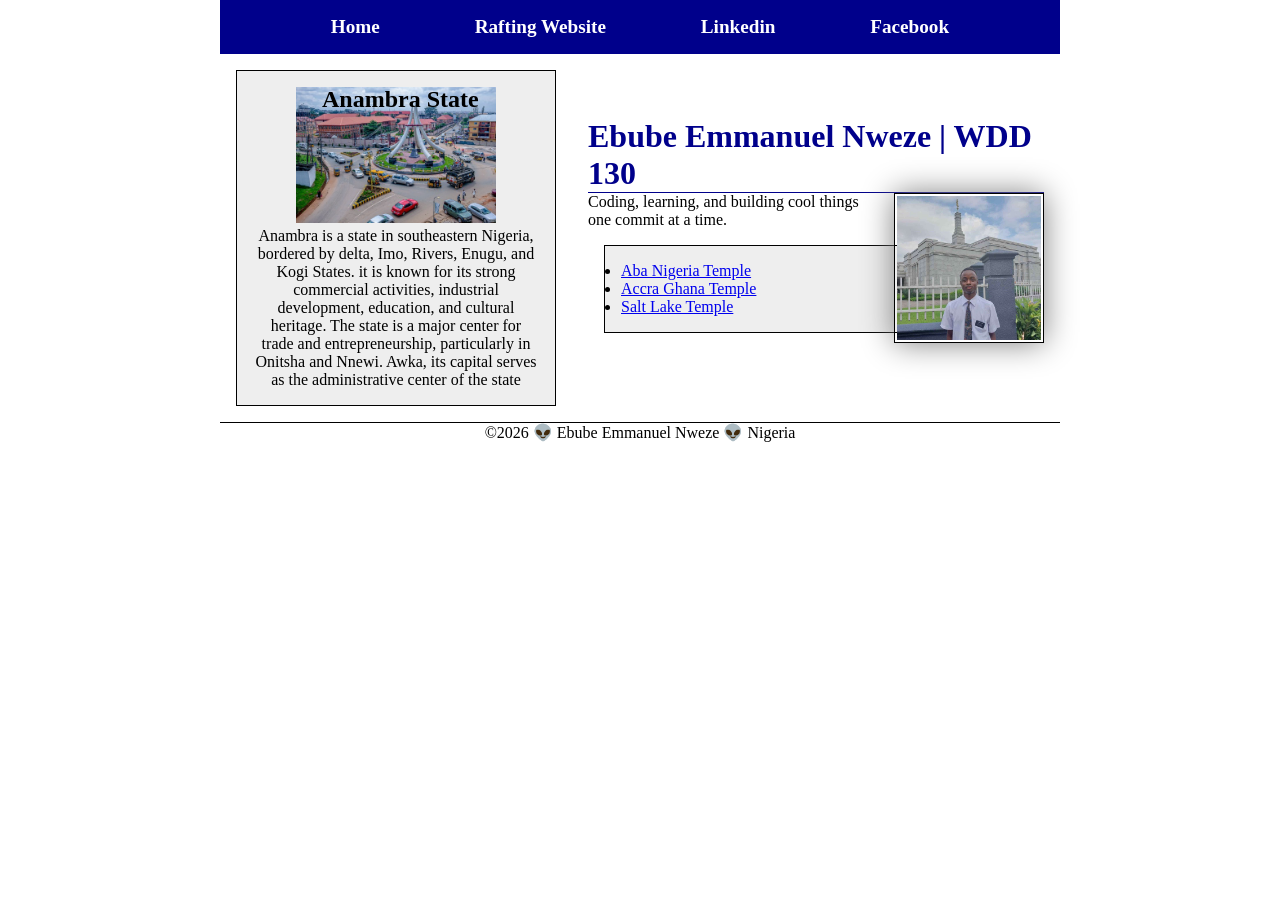
<file: index.html>
<!DOCTYPE html>
<html lang="en-us">

<head>
    <meta charset="UTF-8">
    <meta name="viewport" content="width=device-width, initial-scale=1.0">
    <title>Ebube Emmanuel Nweze | WDD 130</title>
    <meta name="description" content="Ebube Emmanuel Nweze's home page for the WDD 130 course, featuring a guide about Anambra State, Nigeria">
    <meta name="author" content="Ebube Emmanuel Nweze">
    <link rel="stylesheet" href="styles/styles.css">
</head>

<body>
    <header>
        <nav>
            <a href="#">Home</a>
            <a href="wwr/">Rafting Website</a>
            <a href="https://linkedin.com/in/ebube-nweze-9ba673405">Linkedin</a>
            <a href="https://facebook.com/share/19r77i9xn/?mibextid=wwXIfr">Facebook</a>
        </nav>
    </header>
    <div class="grid">
        <main>
            <h1>Ebube Emmanuel Nweze | WDD 130</h1>
            <img src="images/profile.jpg" alt="Ebube Emmanuel Nweze Profile Picture" width="200">
            <p>Coding, learning, and building cool things one commit at a time.</p>
            <ul class="box">
                <li><a href="https://www.churchofjesuschrist.org/temples/details/aba-nigeria-temple" target="_blank">Aba Nigeria Temple</a></li>
                <li><a href="https://churchofjesuschrist.org/temples/details/accra-ghana-temple" target="_blank">Accra Ghana Temple</a></li>
                <li><a href="https://churchofjesuschrist.org/temples/details/salt-lake-temple" target="_blank">Salt Lake Temple</a></li>
            </ul>
        </main>
        <aside class="box">
            <h2>Anambra State</h2>
            <img src="images/onitsha-anambra-state.jpg" alt="onitsha DMGS round-about, Anambra State">
            <p>Anambra is a state in southeastern Nigeria, bordered by delta, Imo, Rivers, Enugu, and Kogi States. it is known for its strong commercial activities, industrial development, education, and cultural heritage. The state is a major center for trade and entrepreneurship, particularly in Onitsha and Nnewi. Awka, its capital serves as the administrative center of the state</p>
        </aside>
    </div>
    <footer>
        <p>&copy;2026 👽 Ebube Emmanuel Nweze 👽 Nigeria</p>
    </footer>
</body>

</html>
</file>
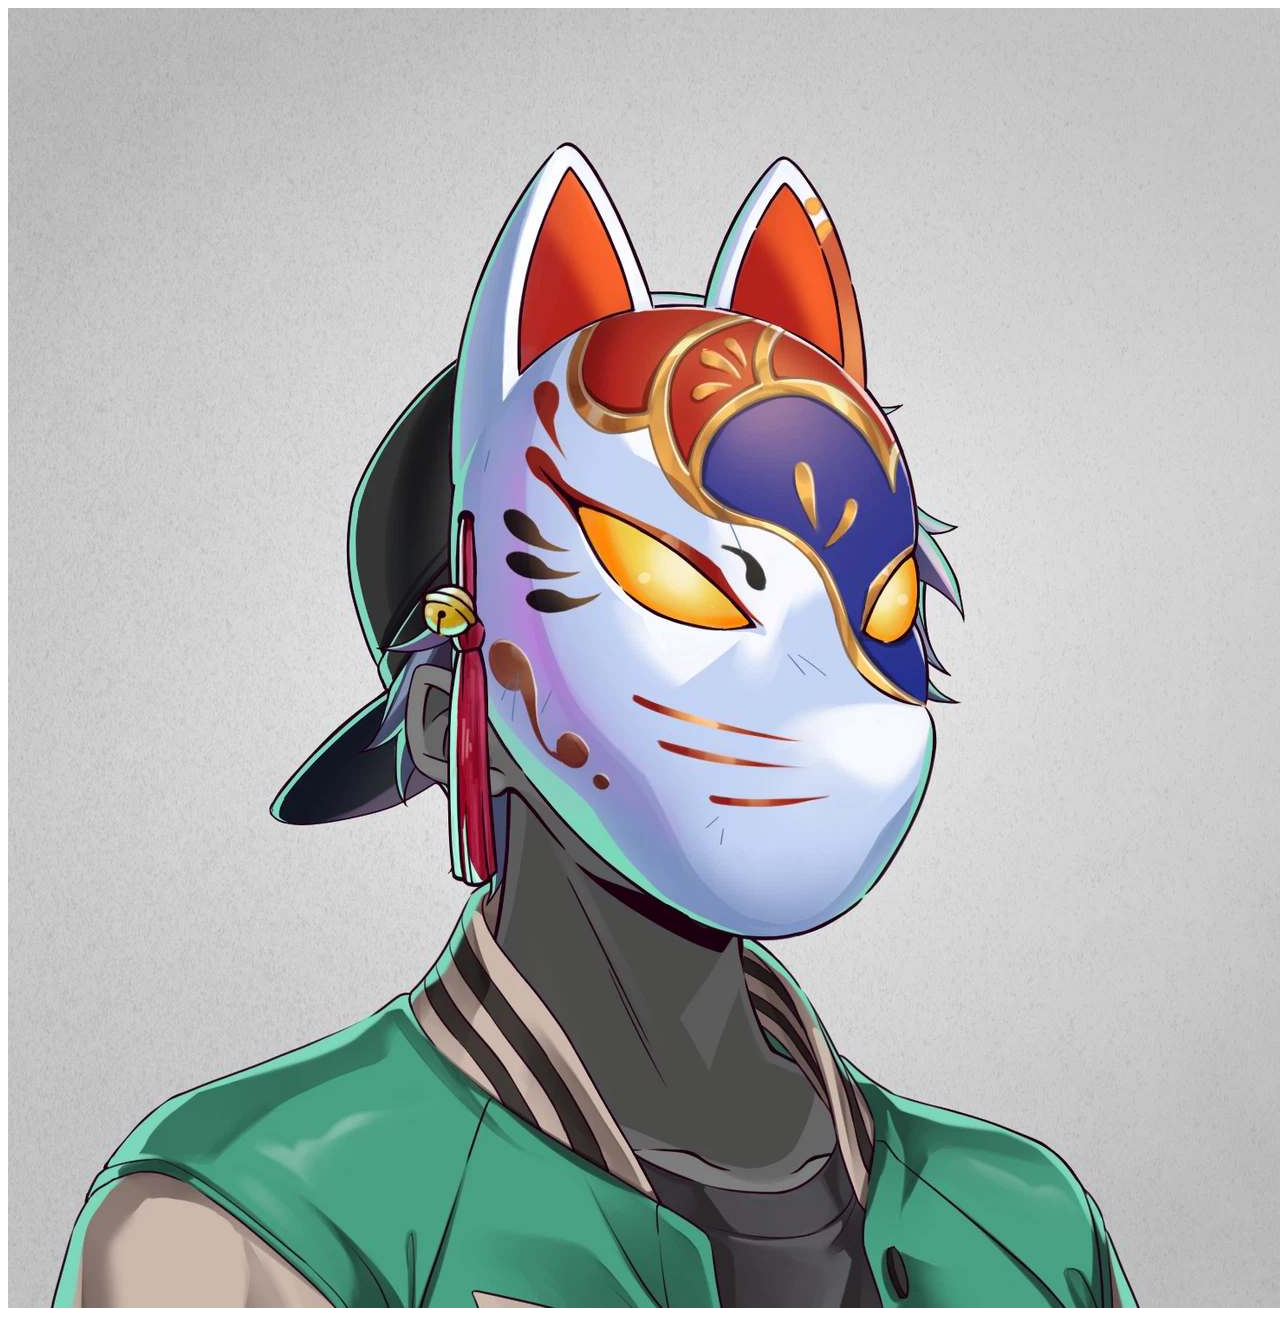
<file: first-website/index.html>
<!DOCTYPE html>
<html lang="en">

<head>
    <meta charset="UTF-8">
    <meta name="viewport" content="width=device-width, initial-scale=1.0">
    <title>My test page</title>
</head>

<body>
    <img src="images/kitsune-boy.jpg.jpg" alt="Anime character wearing a kitsune mask and a basket ball cap">
</body>

</html>
</file>
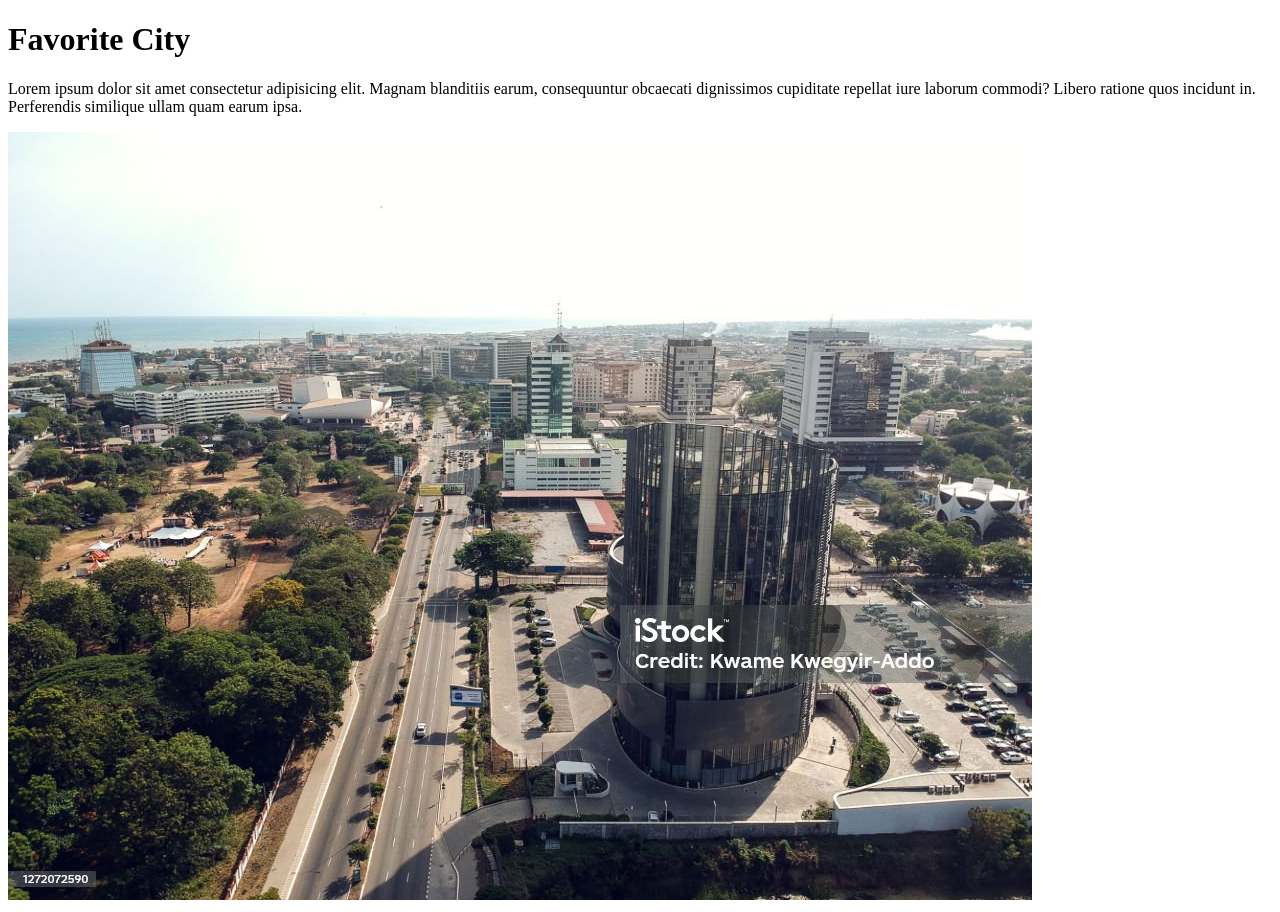
<file: week01/favorite-city.html>
<!DOCTYPE html>
<html lang="en">

<head>
    <meta charset="UTF-8">
    <meta name="viewport" content="width=device-width, initial-scale=1.0">
    <title>Document</title>
</head>

<body>
    <h1>Favorite City</h1>
    <p>Lorem ipsum dolor sit amet consectetur adipisicing elit. Magnam blanditiis earum, consequuntur obcaecati dignissimos cupiditate repellat iure laborum commodi? Libero ratione quos incidunt in. Perferendis similique ullam quam earum ipsa.</p>
    <img src="images/istockphoto-1272072590-1024x1024.jpg" alt="Accra Ghana Image">
</body>

</html>
</file>
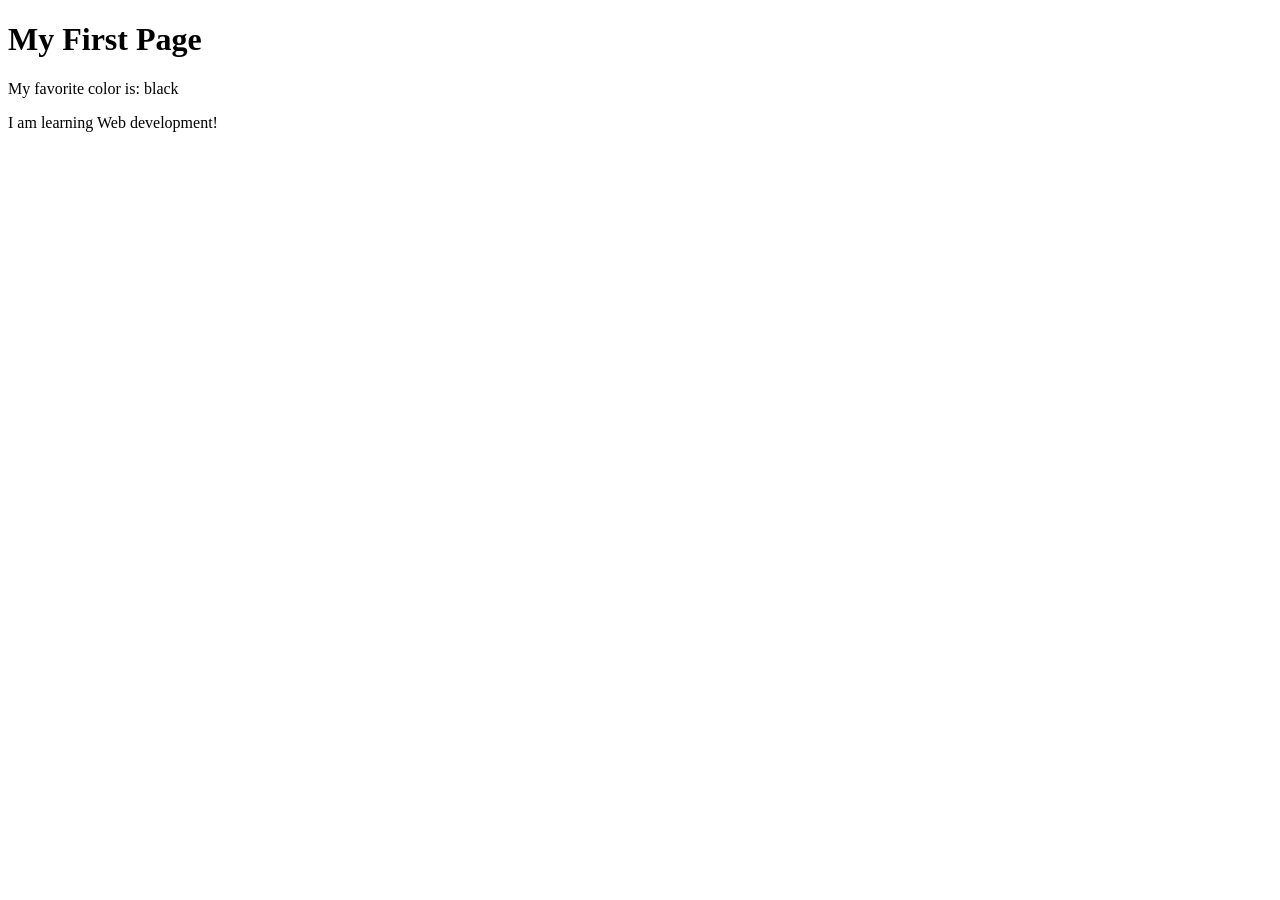
<file: week01/first-page.html>
<!DOCTYPE html>
<html lang="en">

<head>
    <meta charset="UTF-8">
    <meta name="viewport" content="width=device-width, initial-scale=1.0">
    <title>My First Page</title>
</head>

<body>
    <h1>My First Page</h1>
    <p>My favorite color is: black</p>
    <p>I am learning Web development!</p>
</body>

</html>
</file>
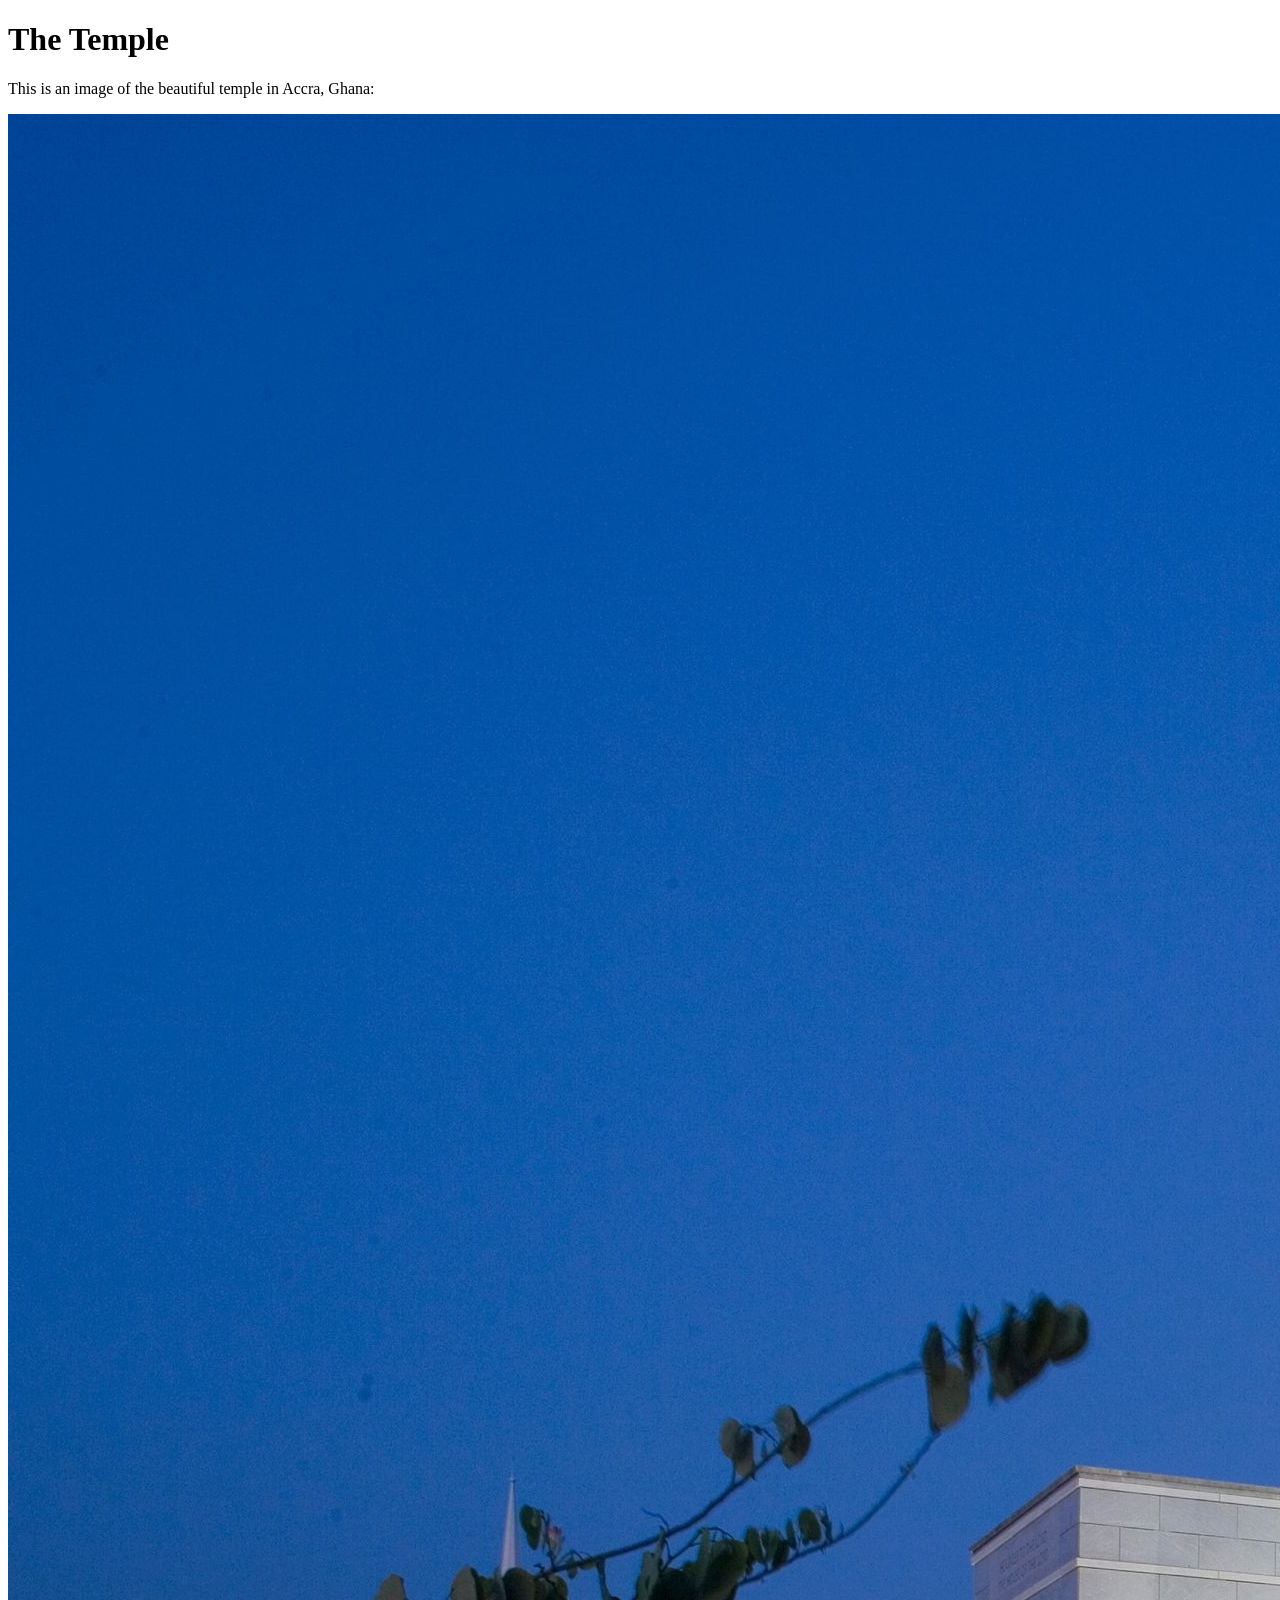
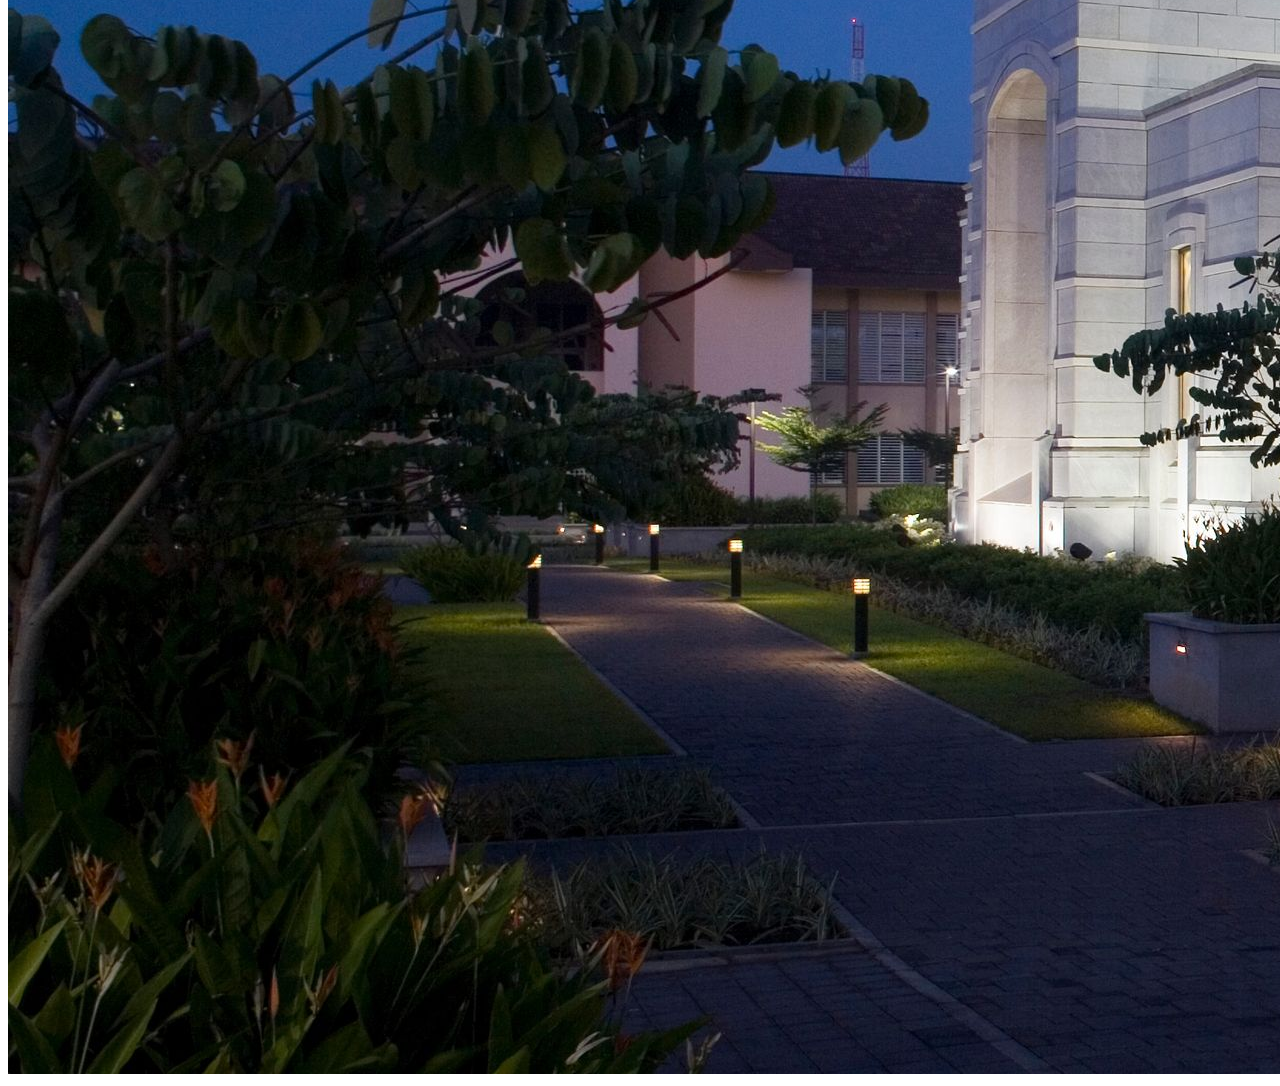
<file: week01/images.html>
<!DOCTYPE html>
<html lang="en">

<head>
    <meta charset="UTF-8">
    <meta name="viewport" content="width=device-width, initial-scale=1.0">
    <title>Temple Image</title>
</head>

<body>
    <h1>The Temple</h1>
    <p>This is an image of the beautiful temple in Accra, Ghana:</p>
    <img src="images/temple-large.jpeg" alt="The Accra Ghana Temple">

</body>

</html>
</file>
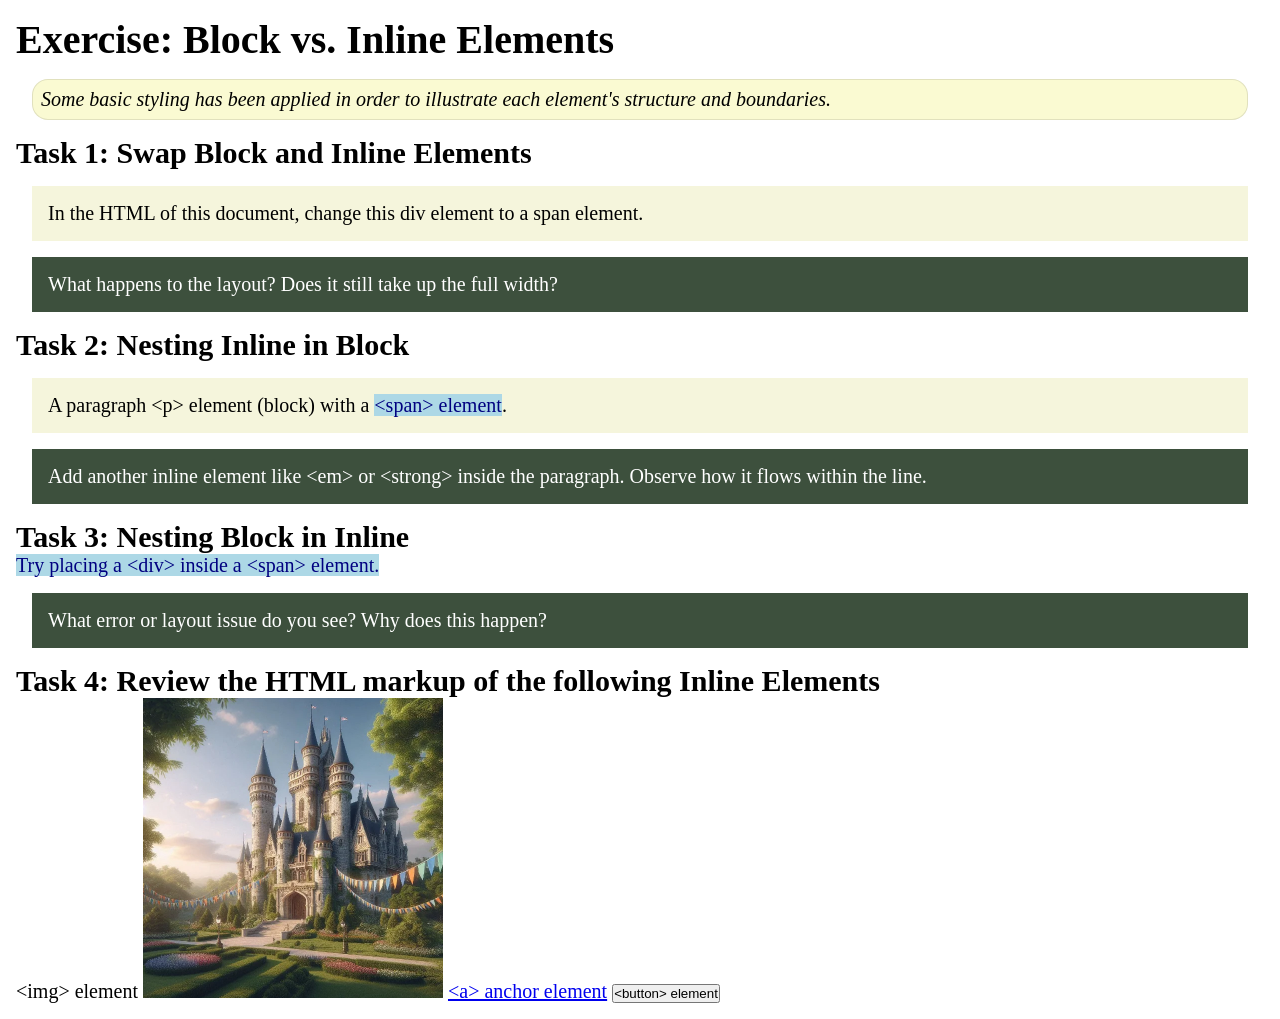
<file: week02/block-vs-inline.html>
<!DOCTYPE html>
<html lang="en">

<head>
    <meta charset="UTF-8">
    <meta name="viewport" content="width=device-width, initial-scale=1.0">
    <title>Exercise: Block vs. Inline Elements</title>
    <link rel="stylesheet" href="styles/block-vs-inline.css">
</head>

<body>
    <main>
        <h1>Exercise: Block vs. Inline Elements</h1>
        <p class="note">Some basic styling has been applied in order to illustrate each element's structure and boundaries.</p>

        <h2>Task 1: Swap Block and Inline Elements</h2>
        <div>In the HTML of this document, change this div element to a span element.</div>

        <p class="question">What happens to the layout? Does it still take up the full width?</p>

        <h2>Task 2: Nesting Inline in Block</h2>
        <p>A paragraph &lt;p&gt; element (block) with a <span>&lt;span&gt; element</span>.</p>
        <p class="question">Add another inline element like &lt;em&gt; or &lt;strong&gt; inside the paragraph. Observe how it flows within the line.</p>

        <h2>Task 3: Nesting Block in Inline</h2>
        <span>Try placing a &lt;div&gt; inside a &lt;span&gt; element.</span>
        <p class="question">What error or layout issue do you see? Why does this happen?</p>

        <h2>Task 4: Review the HTML markup of the following Inline Elements</h2>
        &lt;img&gt; element
        <img src="images/castle.webp" alt="placeholder image (images are inline)" width="300" height="300">
        <a href="https://churchofjesuschrist.org">&lt;a&gt; anchor element</a>
        <button type="button">&lt;button&gt; element</button>
    </main>
</body>

</html>
</file>
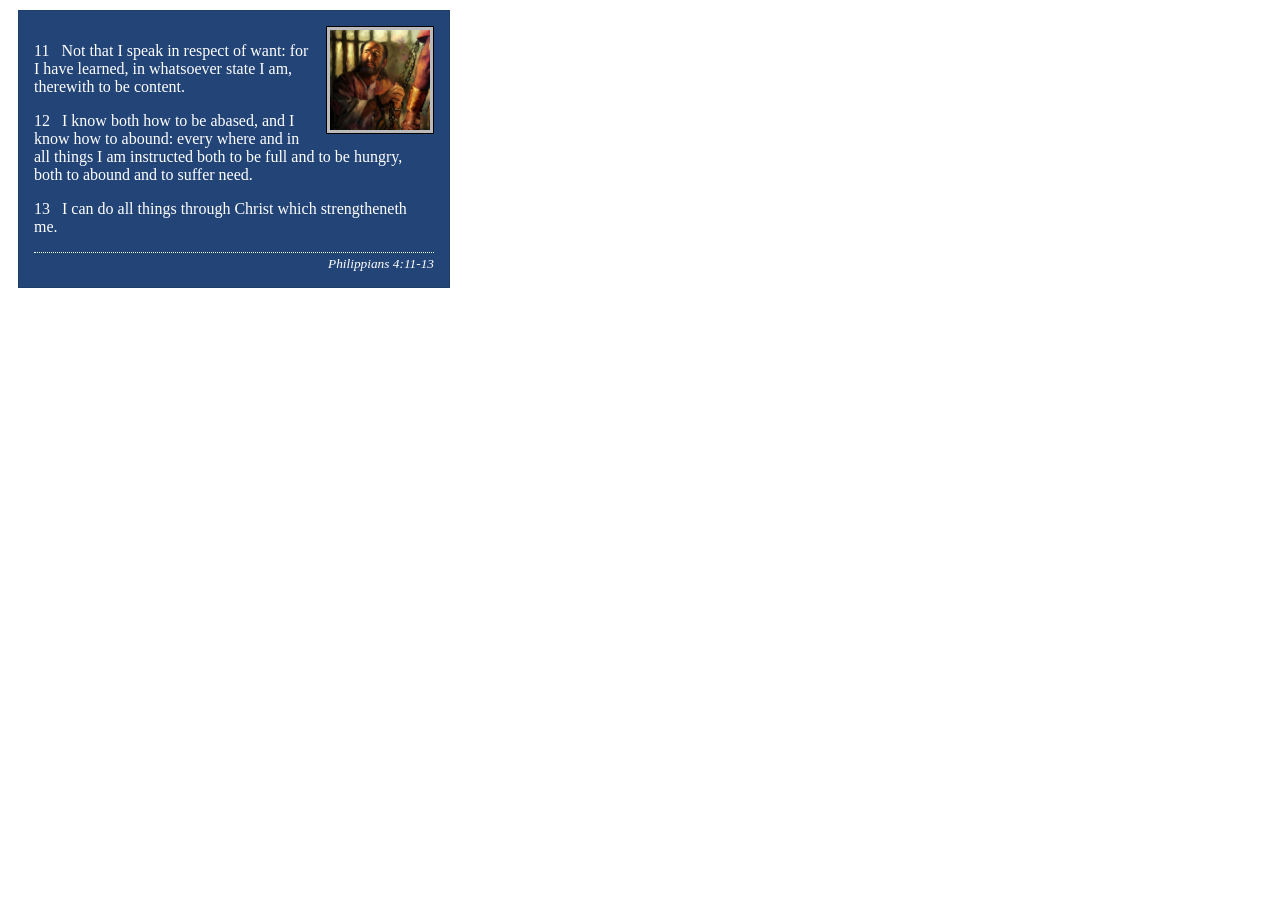
<file: week02/box-model-solution.html>
<!DOCTYPE html>
<html lang="en">

<head>
    <meta charset="UTF-8">
    <meta name="viewport" content="width=device-width, initial-scale=1.0">
    <title>Box Model Activity</title>
    <link rel="stylesheet" href="styles/box-model-solution.css">
</head>

<body>
    <main>
        <div class="callout">
            <img src="images/apostle-paul-imprisoned.webp" alt="Paul the Apostle - Imprisoned in Rome" width="200" height="200">
            <blockquote>
                <p>11 &nbsp; Not that I speak in respect of want: for I have learned, in whatsoever state I am, therewith to be content.</p>
                <p>12 &nbsp; I know both how to be abased, and I know how to abound: every where and in all things I am instructed both to be full and to be hungry, both to abound and to suffer need.</p>
                <p>13 &nbsp; I can do all things through Christ which strengtheneth me.</p>
            </blockquote>
            <cite>Philippians 4:11-13</cite>
        </div>
    </main>
</body>

</html>
</file>
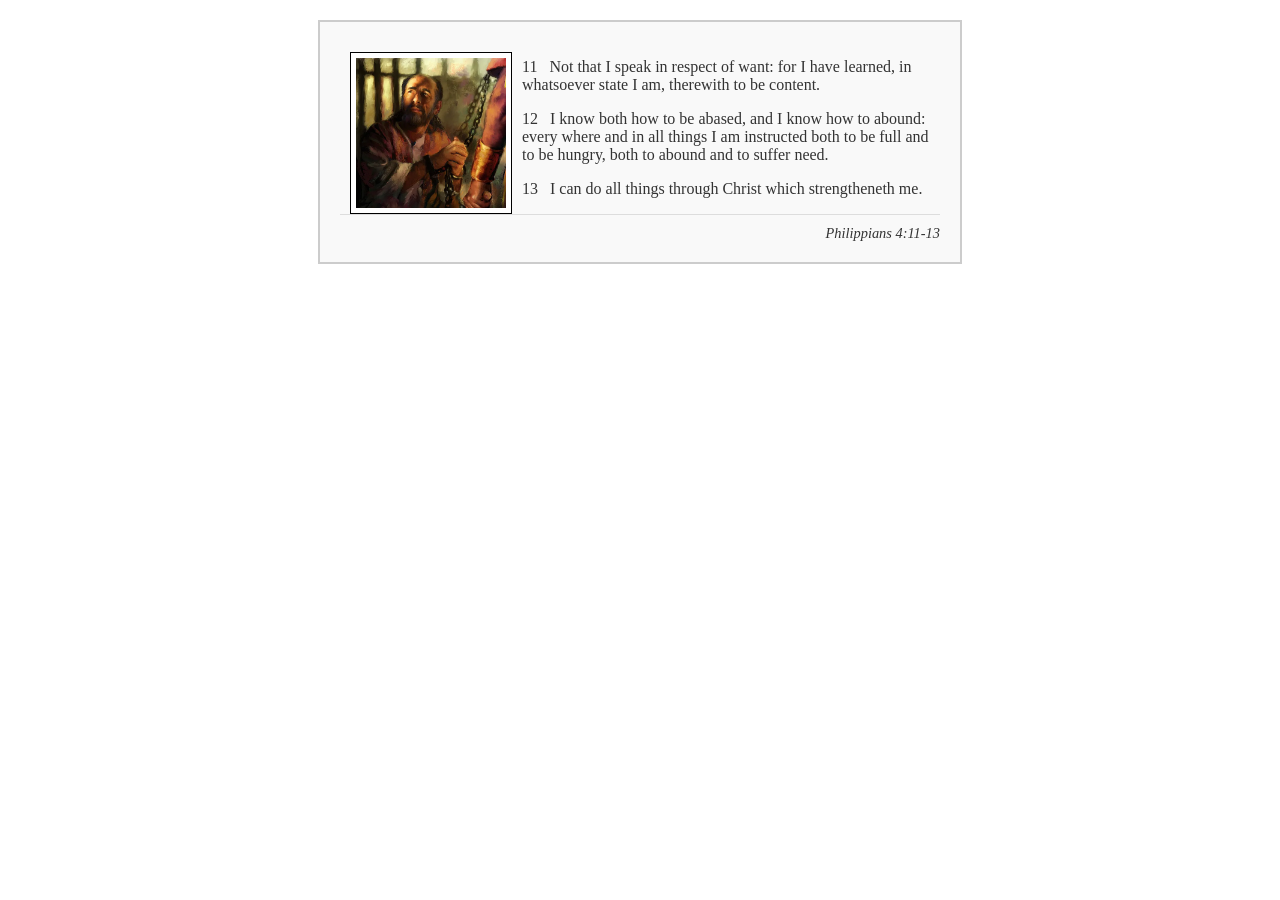
<file: week02/box-model.html>
<!DOCTYPE html>
<html lang="en">

<head>
    <meta charset="UTF-8">
    <meta name="viewport" content="width=device-width, initial-scale=1.0">
    <title>Box Model Activity</title>
</head>

<body>
    <main>
        <div class="callout">
            <img src="images/apostle-paul-imprisoned.webp" alt="Paul the Apostle - Imprisoned in Rome" width="200" height="200">
            <blockquote>
                <p>11 &nbsp; Not that I speak in respect of want: for I have learned, in whatsoever state I am, therewith to be content.</p>
                <p>12 &nbsp; I know both how to be abased, and I know how to abound: every where and in all things I am instructed both to be full and to be hungry, both to abound and to suffer need.</p>
                <p>13 &nbsp; I can do all things through Christ which strengtheneth me.</p>
            </blockquote>
            <cite>Philippians 4:11-13</cite>
        </div>
    </main>
</body>

</html>
<link rel="stylesheet" href="styles/box-model.css">
</file>
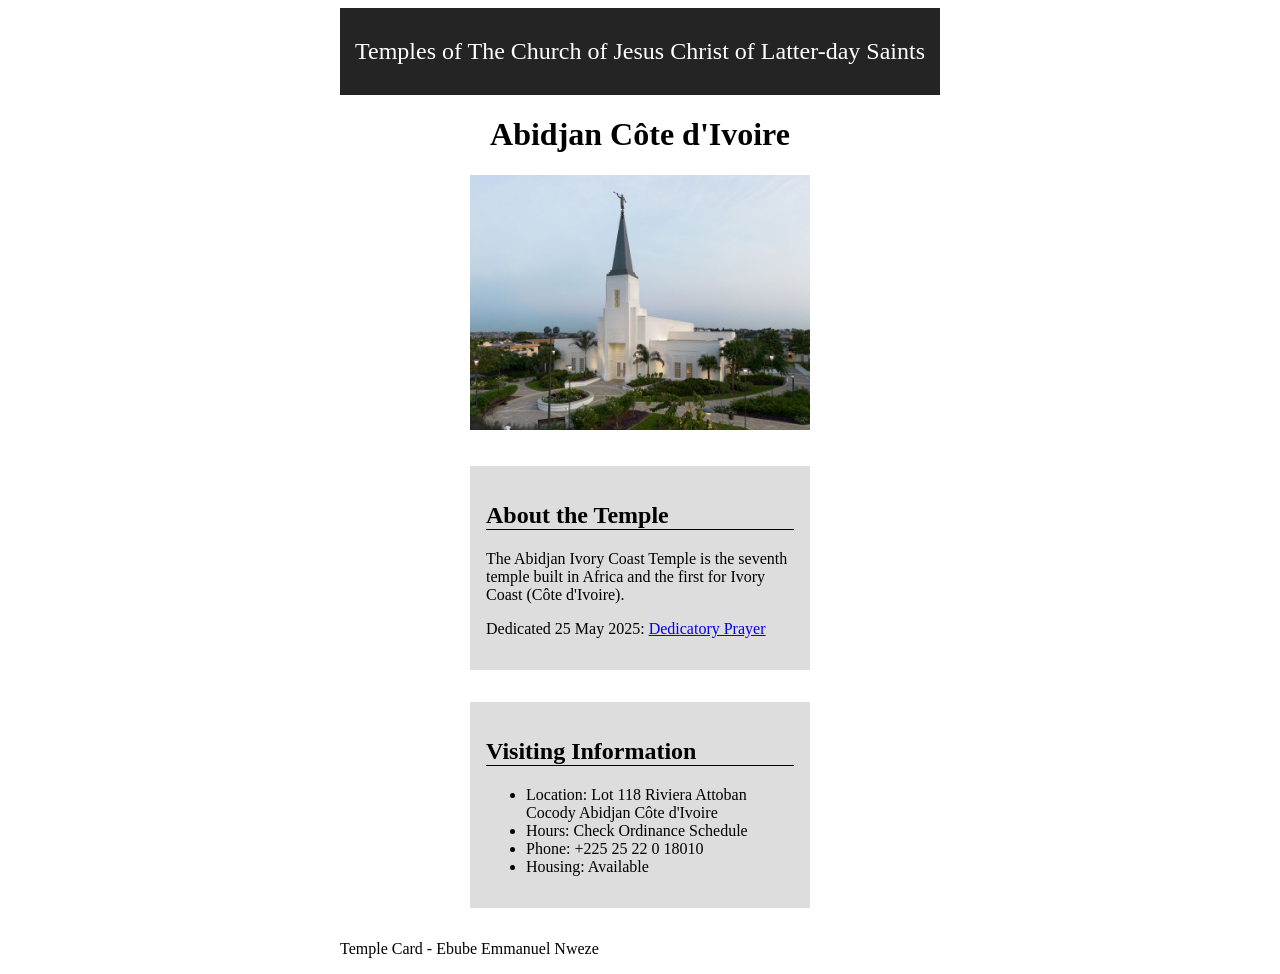
<file: week02/temple.html>
<!DOCTYPE html>
<html lang="en">

<head>
    <meta charset="UTF-8">
    <meta name="viewport" content="width=device-width, initial-scale=1.0">
    <title>Temple Card - Abidjan Côte d'Ivoire</title>
    <link rel="stylesheet" href="styles/temple.css">
</head>

<body>
    <header>
        <p>Temples of The Church of Jesus Christ of Latter-day Saints</p>
    </header>
    <main>
        <h1>Abidjan Côte d'Ivoire</h1>
        <picture>
            <img src="images/abidjan-ivory-coast.jpeg" alt="Abidjan Côte d'Ivoire Temple">
        </picture>
        <section>
            <h2>About the Temple</h2>
            <p>The Abidjan Ivory Coast Temple is the seventh temple built in Africa and the first for Ivory Coast (Côte d'Ivoire).</p>
            <p>Dedicated 25 May 2025: <a href="https://www.churchofjesuschrist.org/temples/dedicatory-prayer/abidjan-ivory-coast-temple/2025-05-25?lang=eng" target="_blank" rel="noopener noreferrer">Dedicatory Prayer</a></p>
        </section>
        <section>
            <h2>Visiting Information</h2>
            <ul>
                <li>Location: Lot 118 Riviera Attoban Cocody Abidjan Côte d'Ivoire</li>
                <li>Hours: Check Ordinance Schedule</li>
                <li>Phone: +225 25 22 0 18010</li>
                <li>Housing: Available</li>
            </ul>
        </section>
    </main>
    <footer>
        <p>Temple Card - Ebube Emmanuel Nweze</p>
    </footer>
</body>

</html>
</file>
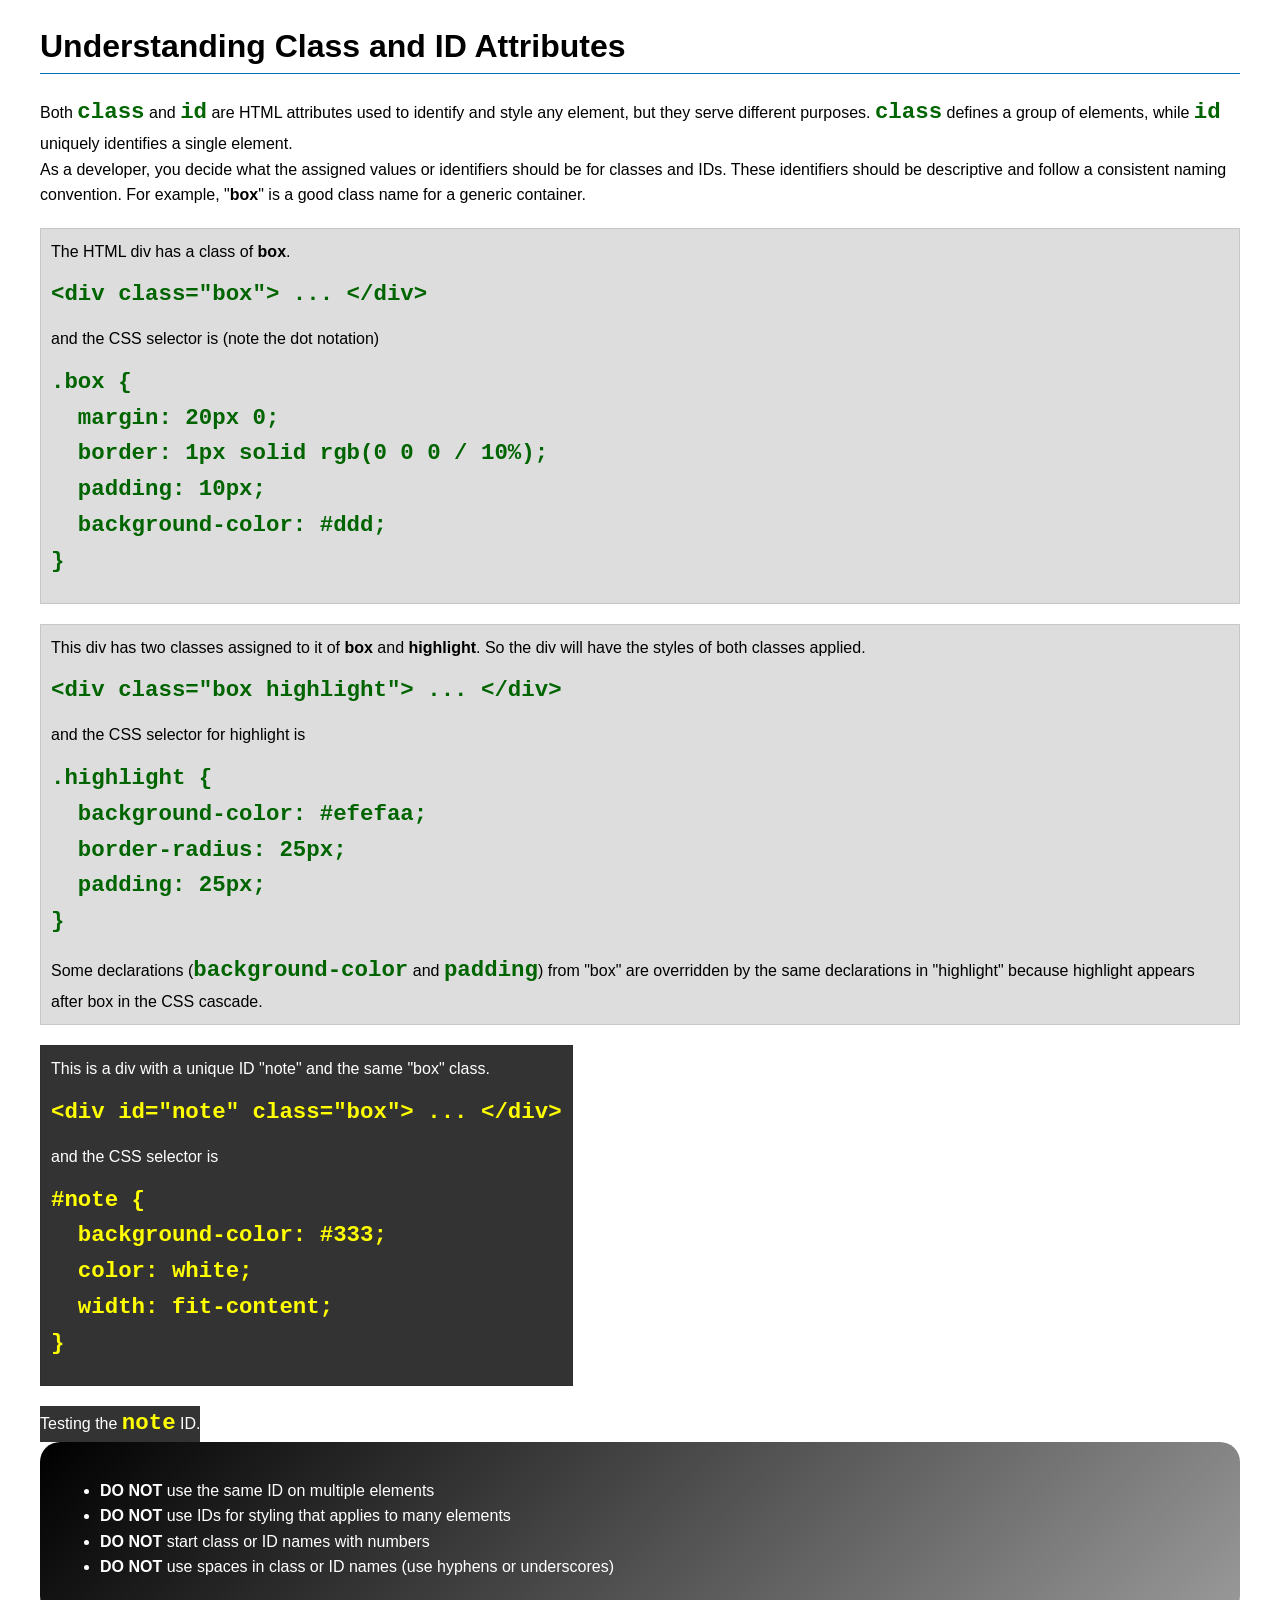
<file: week03/class-and-id.html>
<!DOCTYPE html>
<html lang="en">

<head>
    <meta charset="UTF-8">
    <meta name="viewport" content="width=device-width, initial-scale=1.0">
    <title>Class vs ID Attributes</title>
    <link rel="stylesheet" href="styles/class-and-id.css">
</head>

<body>
    <h1>Understanding Class and ID Attributes</h1>
    <p>Both <code>class</code> and <code>id</code> are HTML attributes used to identify and style any element, but they serve different purposes. <code>class</code> defines a group of elements, while <code>id</code> uniquely identifies a single element.</p>
    <p>As a developer, you decide what the assigned values or identifiers should be for classes and IDs. These identifiers should be descriptive and follow a consistent naming convention. For example, "<strong>box</strong>" is a good class name for a generic container.</p>
    <div class="box">
        <p>The HTML div has a class of <strong>box</strong>.</p>
        <pre><code class="html">&lt;div class="box"&gt; ... &lt;/div&gt;</code></pre>
        and the CSS selector is (note the dot notation)
        <pre><code class="css">.box {
  margin: 20px 0;
  border: 1px solid rgb(0 0 0 / 10%);
  padding: 10px;
  background-color: #ddd; 
}</code></pre>
    </div>

    <div class="box">
        <p>This div has two classes assigned to it of <strong>box</strong> and <strong>highlight</strong>. So the div will have the styles of both classes applied.</p>
        <pre><code class="html">&lt;div class="box highlight"&gt; ... &lt;/div&gt;</code></pre>
        and the CSS selector for highlight is
        <pre><code class="css">.highlight {
  background-color: #efefaa;
  border-radius: 25px;
  padding: 25px;
}</code></pre>
        <p>Some declarations (<code>background-color</code> and <code>padding</code>) from "box" are overridden by the same declarations in "highlight" because highlight appears after box in the CSS cascade.</p>
    </div>

    <div id="note" class="box">
        <p>This is a div with a unique ID "note" and the same "box" class.</p>
        <pre><code class="html">&lt;div id="note" class="box"&gt; ... &lt;/div&gt;</code></pre>
        and the CSS selector is
        <pre><code class="css">#note {
  background-color: #333;
  color: white;
  width: fit-content;
}</code></pre>
    </div>

    <div id="note">
        <p>Testing the <code>note</code> ID.</p>
    </div>

    <section id="best-practice">
        <ul>
            <li><strong>DO NOT</strong> use the same ID on multiple elements</li>
            <li><strong>DO NOT</strong> use IDs for styling that applies to many elements</li>
            <li><strong>DO NOT</strong> start class or ID names with numbers</li>
            <li><strong>DO NOT</strong> use spaces in class or ID names (use hyphens or underscores)</li>
        </ul>
    </section>

</body>

</html>
</file>
<file: styles/styles.css>
* {
    margin: 0;
    padding: 0;
    box-sizing: border-box;
}

:root {
    --primary-color: darkblue;
}

nav {
    background-color: var(--primary-color);
    padding: 1rem;
    display: flex;
    justify-content: space-evenly;
    align-items: center;
}

nav a {
    color: white;
    display: block;
    padding: 0, 5rem;
    text-decoration: none;
    font-size: 1.2rem;
    font-weight: 700;
}

h1 {
    color: var(--primary-color);
    border-bottom: 1px solid var(--primary-color);
}

main img {
    width: 150px;
    height: auto;
    border: 1px solid black;
    padding: 2px;
    box-shadow: 0 0 30px gray;
    float: right;
    margin: 0 0 1rem 1rem;
}

p {
    padding: 0;
}

aside {
    width: 20rem;
    margin: 1rem;
    border: 1px solid rgb(0, 0, 0, 0.2);
    padding: 1rem;
    background-color: #eee;
    color: #333;
    text-align: center;
    position: relative;
    grid-row: 1/2;
    grid-column: 1/2;
}

aside img {
    width: 200px;
    height: auto;
}

aside h2 {
    position: absolute;
    top: 15px;
    left: 85px;

}

footer {
    margin-top: 15px;
    border-top: 1px solid #000;
    text-align: center;
}

/* Class Selectors */
.box {
    margin: 1rem;
    border: 1px solid rgba(0, 0, 0, 1);
    padding: 1rem;
    background-color: #eee;
    color: #000;
}

header,
.grid,
footer {
    max-width: 840px;
    margin: auto;
}

.grid {
    display: grid;
    align-items: center;
}

main {
    grid-column: 2/3;
    margin: 1rem;
}
</file>
<file: week02/styles/block-vs-inline.css>
* {
    margin: 0;
    padding: 0;
}

body {
    font-size: 20px;
    margin: 1rem;
}

p,
div {
    background-color: beige;
    margin: 1rem;
    padding: 1rem;
}

span {
    color: navy;
    background-color: lightblue;
}

code {
    margin: 0;
    padding: 0;
    color: green;
    font-size: 1.2rem;
}

.note {
    font-style: italic;
    background-color: lightgoldenrodyellow;
    border-radius: 1rem;
    border: 1px solid rgb(0 0 0 / 10%);
    margin: 1rem;
    padding: .5rem;
}

.question {
    background-color: #3d503d;
    color: #fff;
}
</file>
<file: week02/styles/box-model-solution.css>
.callout {
    max-width: 400px;
    margin: 10px;
    border: 1px solid rgb(0 0 0 / 10%);
    padding: 15px;
    background-color: #247;
    color: #fff;
}

.callout img {
    float: right;
    margin: 0 0 10px 15px;
    border: 1px solid #000;
    padding: 3px;
    background-color: #bbb;
    width: 100px;
    height: auto;
}

blockquote {
    margin: 0;
}

cite {
    display: block;
    border-top: 1px dotted #fff;
    padding-top: 3px;
    text-align: right;
    font-size: smaller;
}
</file>
<file: week02/styles/box-model.css>
.callout {
    max-width: 600px;
    margin: 20px auto;
    border: 2px solid #ccc;
    padding: 20px;
    background-color: #f9f9f9;
    color: #333;
}

.callout img {
    float: left;
    margin: 10px;
    border: 1px solid #000;
    padding: 5px;
    background-color: #fff;
    color: inherit;
    width: 150px;
    height: auto;
}

blockquote {
    margin: 0 0 10px 0;
}

cite {
    display: block;
    top: 5px;
    border-top: 1px solid #ddd;
    padding-top: 10px;
    text-align: right;
    font-size: 0.9em;
}
</file>
<file: week02/styles/temple.css>
* {
    box-sizing: border-box;
}

img {
    width: 100%;
    height: auto;
}

header,
main,
footer {
    max-width: 600px;
    margin: 0 auto;
}

header {
    background-color: #252424;
    color: white;
    padding: .25em;
    text-align: center;
    font-size: 1.5rem;
}

main {
    width: 340px;
    margin: 0 auto;

}

h1 {
    text-align: center;
}

section {
    margin: 2em 0;
    background-color: #dddddd;
    padding: 1rem;
}

section h2 {
    text-align: left;
    border-bottom: solid #000 1px;
}
</file>
<file: week03/styles/class-and-id.css>
body {
    font-family: Arial, sans-serif;
    line-height: 1.6;
    margin: 0;
    padding: 0 40px;
}

h1 {
    border-bottom: 1px solid rgb(0 110 182);
    padding-bottom: 0;
}

p {
    margin: 0;
}

code {
    color: darkgreen;
    font-weight: 700;
    font-size: 1.4rem;
}

/* Class examples - can be reused */
.box {
    margin: 20px 0;
    border: 1px solid rgb(0 0 0 / 10%);
    padding: 10px;
    background-color: #ddd;
    /* this is shorthand for #dddddd */
}

.highlight {
    background-color: #efefaa;
    border-radius: 25px;
    padding: 25px;
}

/* ID examples - should be unique */

#note {
    background-color: #333;
    color: white;
    width: fit-content;
}

#note code {
    color: yellow;
}

#best-practice {
    background: linear-gradient(135deg, #000 0%, #999 100%);
    color: white;
    border-radius: 20px;
    padding: 20px;
}
</file>
